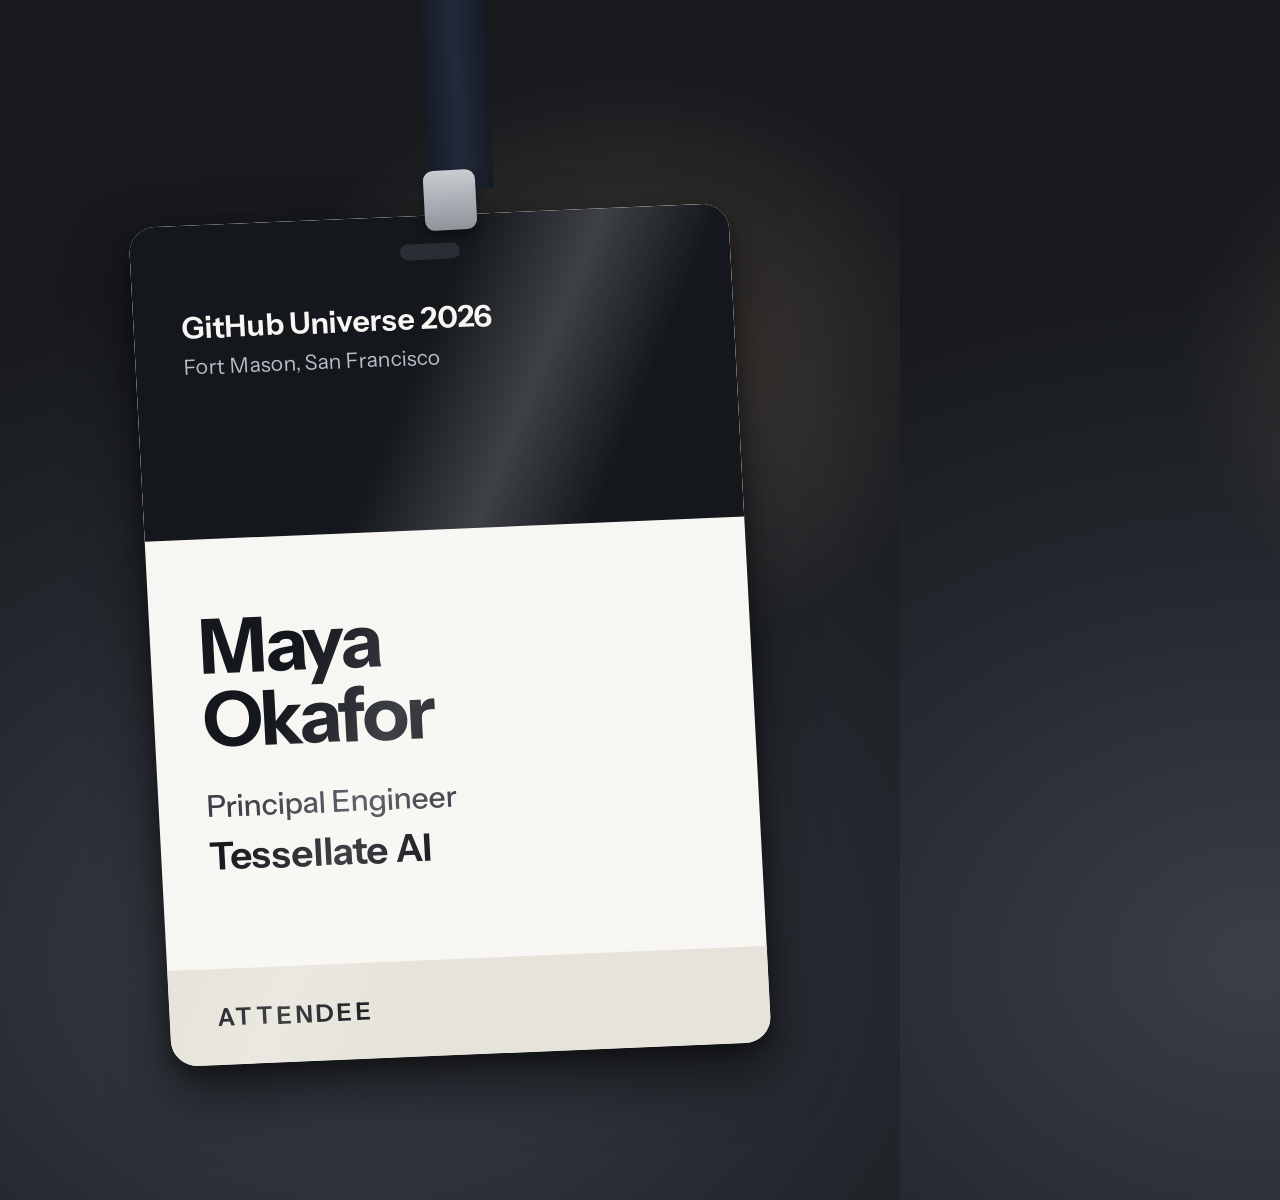
<file: demo/stage/badge.html>
<!doctype html>
<html lang="en">
<head>
<meta charset="utf-8">
<title>Synthetic badge photo</title>
<style>
  @font-face { font-family: "Instrument Sans"; src: url("fonts/instrument-sans.woff2") format("woff2"); font-weight: 400 700; }
  html, body { margin: 0; width: 900px; height: 1200px; overflow: hidden; }
  /* a photo of a badge on a lanyard, taken at an angle in mixed indoor light */
  body {
    background:
      radial-gradient(500px 420px at 70% 30%, rgba(255, 214, 170, 0.20), rgba(0, 0, 0, 0) 70%),
      radial-gradient(900px 700px at 40% 80%, #3a3f48 0%, #23262c 60%, #17191d 100%);
    font-family: "Instrument Sans", sans-serif;
  }
  .lanyard { position: absolute; left: 418px; top: -40px; width: 64px; height: 230px; background: linear-gradient(90deg, #161b26, #222a3a 50%, #161b26); transform: rotate(-3deg); transform-origin: top; }
  .clip { position: absolute; left: 424px; top: 170px; width: 52px; height: 60px; border-radius: 10px; background: linear-gradient(#c9ccd1, #8f949b); transform: rotate(-3deg); box-shadow: 0 4px 10px rgba(0,0,0,.4); }
  .badge {
    position: absolute; left: 150px; top: 215px; width: 600px; height: 840px; border-radius: 26px; overflow: hidden;
    background: #f7f6f2; transform: rotate(-3deg) skewY(0.6deg);
    box-shadow: 0 30px 60px rgba(0, 0, 0, 0.55), 0 8px 18px rgba(0, 0, 0, 0.35);
  }
  .hole { position: absolute; left: 270px; top: 28px; width: 60px; height: 16px; border-radius: 8px; background: #2a2d33; }
  .band { height: 230px; padding: 84px 48px 0; background: #14171c; color: #f7f6f2; }
  .band .ev { font-size: 30px; font-weight: 650; letter-spacing: -0.01em; }
  .band .when { margin-top: 8px; font-size: 21px; color: #b9bfc8; }
  .who { padding: 70px 48px 0; color: #14171c; }
  .name { font-size: 76px; line-height: 0.98; font-weight: 700; letter-spacing: -0.035em; }
  .title { margin-top: 30px; font-size: 30px; font-weight: 500; color: #3b4048; }
  .company { margin-top: 8px; font-size: 38px; font-weight: 650; letter-spacing: -0.01em; }
  .foot { position: absolute; left: 0; right: 0; bottom: 0; height: 96px; display: flex; align-items: center; padding: 0 48px; background: #e6e3da; color: #14171c; font-size: 24px; font-weight: 650; letter-spacing: 0.14em; }
  /* glare + slight softness, as in a quick phone shot */
  .glare { position: absolute; inset: 0; background: linear-gradient(115deg, rgba(255,255,255,0) 35%, rgba(255,255,255,0.18) 48%, rgba(255,255,255,0) 60%); }
</style>
</head>
<body>
  <div class="lanyard"></div>
  <div class="badge">
    <div class="hole"></div>
    <div class="band"><div class="ev">GitHub Universe 2026</div><div class="when">Fort Mason, San Francisco</div></div>
    <div class="who">
      <div class="name" id="name">Maya<br>Okafor</div>
      <div class="title" id="title">Principal Engineer</div>
      <div class="company" id="company">Tessellate AI</div>
    </div>
    <div class="foot">ATTENDEE</div>
    <div class="glare"></div>
  </div>
  <div class="clip"></div>
  <script>
    // ?name=Maya%20Okafor&company=Tessellate%20AI&title= (an empty title hides the line)
    const q = new URLSearchParams(location.search);
    if (q.has("name")) {
      const [first, ...rest] = q.get("name").split(" ");
      const n = document.getElementById("name");
      n.textContent = first; n.append(document.createElement("br"), rest.join(" "));
    }
    if (q.has("company")) document.getElementById("company").textContent = q.get("company");
    if (q.has("title")) {
      const t = document.getElementById("title");
      t.textContent = q.get("title"); t.hidden = !q.get("title");
    }
  </script>
</body>
</html>
</file>
